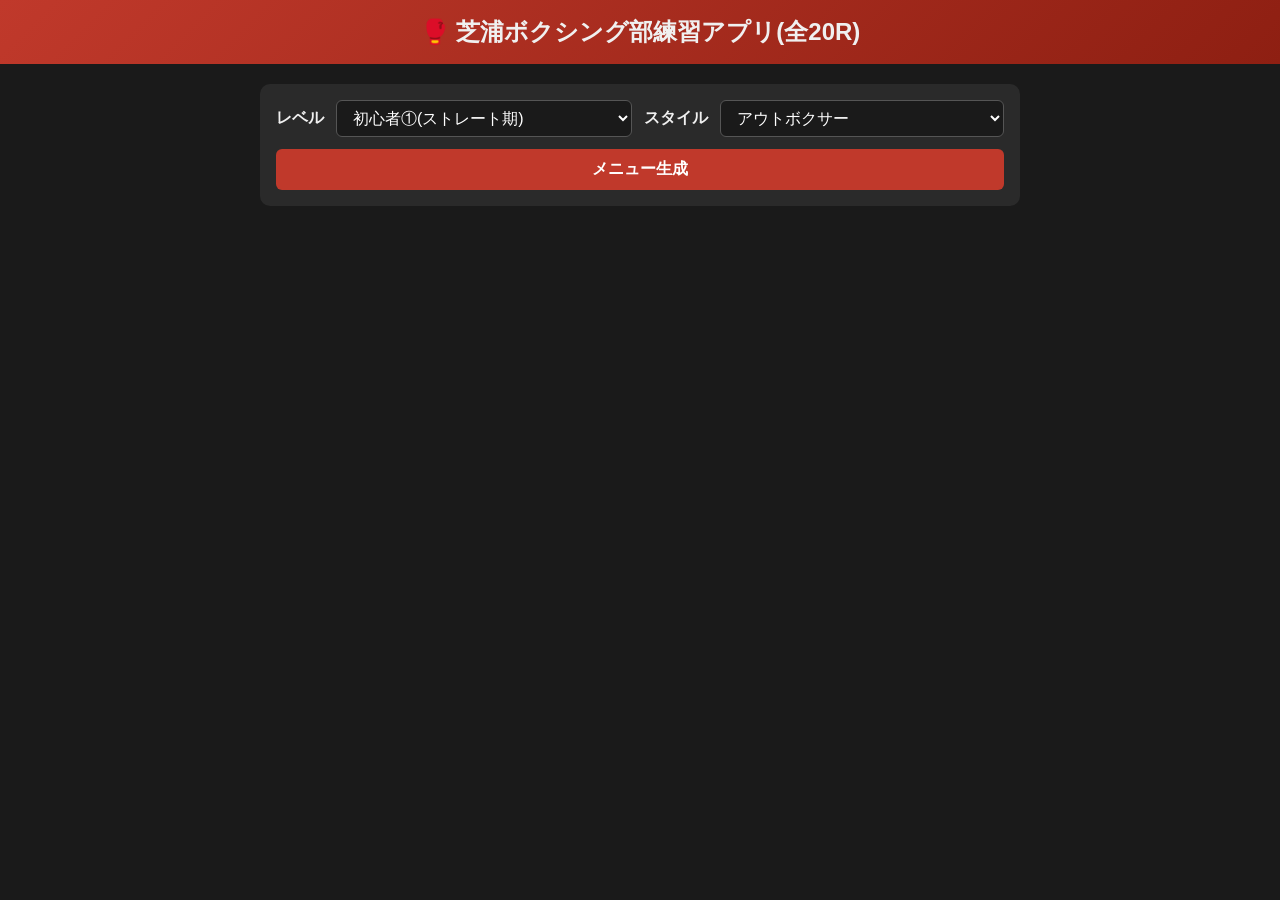
<file: index.html>
<!DOCTYPE html>
<html lang="ja">
<head>
<meta charset="UTF-8">
<meta name="viewport" content="width=device-width, initial-scale=1.0">
<title>芝浦ボクシング部練習アプリ</title>
<link rel="stylesheet" href="css/style.css">
</head>
<body>
<header class="app-header">
  <h1>🥊 芝浦ボクシング部練習アプリ(全20R)</h1>
</header>

<main>
  <div class="selector-card">
    <label for="levelSelect">レベル</label>
    <select id="levelSelect">
      <option value="beginner1">初心者①(ストレート期)</option>
      <option value="beginner2">初心者②(フック期)</option>
      <option value="beginner3">初心者③(アッパー期)</option>
      <option value="intermediate">中級者(マスボクシング)</option>
      <option value="advanced">上級者(スパーリング)</option>
    </select>

    <label for="styleSelect">スタイル</label>
    <select id="styleSelect">
      <option value="outboxer">アウトボクサー</option>
      <option value="infighter">インファイター</option>
      <option value="counter">カウンターパンチャー</option>
      <option value="allround">オールラウンダー</option>
    </select>

    <button id="generateBtn">メニュー生成</button>
  </div>

  <div id="menuResult"></div>

  <div class="timer-section" id="timerSection" style="display:none;">
    <div class="start-round-picker">
      <label for="startRoundSelect">開始ラウンド</label>
      <select id="startRoundSelect"></select>
    </div>
    <div class="timer-label" id="timerLabel">準備中</div>
    <div class="timer-display" id="timerDisplay">--:--</div>
    <div class="progress-wrap">
      <div class="progress-track"><div class="progress-bar" id="progressBar"></div></div>
      <div class="progress-label" id="progressLabel"></div>
    </div>
    <div class="timer-controls">
      <button id="startTimerBtn" disabled>開始</button>
      <button id="resetTimerBtn">リセット</button>
    </div>
  </div>
</main>

<script src="js/menus.js?v=12"></script>
<script src="js/tips.js?v=12"></script>
<script src="js/app.js?v=12"></script>
</body>
</html>
</file>
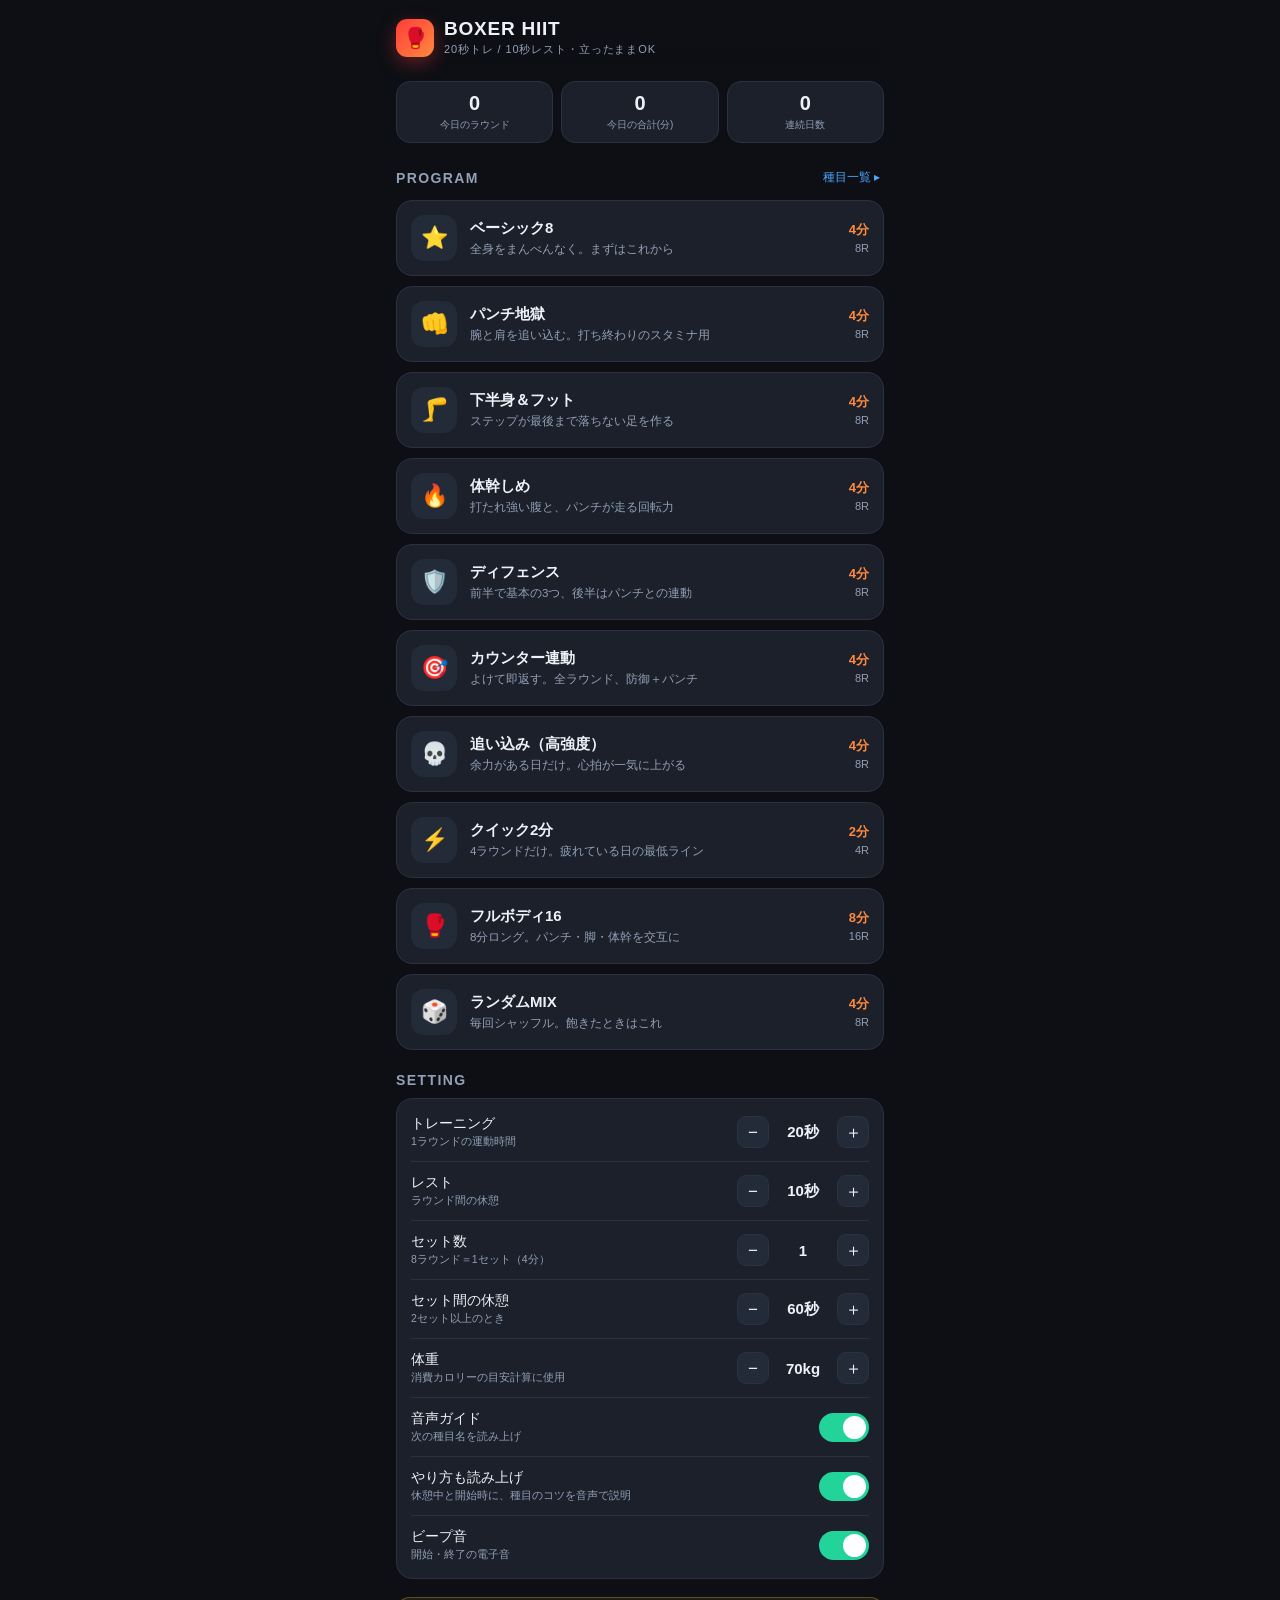
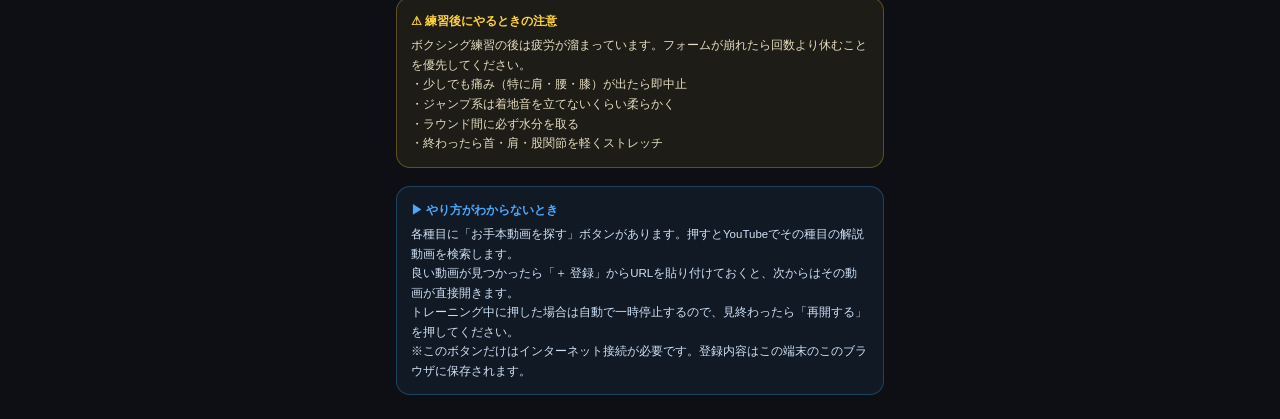
<file: boxing-hiit/index.html>
<!doctype html>
<html lang="ja">
<head>
<meta charset="utf-8">
<meta name="viewport" content="width=device-width,initial-scale=1,viewport-fit=cover">
<meta name="theme-color" content="#0d0f14">
<link rel="manifest" href="./manifest.webmanifest">
<link rel="icon" href="./icon.svg" type="image/svg+xml">
<title>BOXER HIIT</title>
<style>html,body{margin:0;height:100%;background:#0d0f14;color:#eef2f8;font-family:system-ui,sans-serif}body{display:grid;place-items:center}.loading{text-align:center}.loading b{display:block;font-size:22px;margin-bottom:8px}.loading span{color:#93a0b5;font-size:13px}</style>
</head>
<body>
<div class="loading"><b>🥊 BOXER HIIT</b><span>起動しています…</span></div>
<script>
(async()=>{
  const files=['01.txt','02.txt','03.txt','04.txt','05.txt','06.txt','07.txt','08.txt'];
  try{
    if('serviceWorker' in navigator){ navigator.serviceWorker.register('./sw.js').catch(()=>{}); }
    const texts=await Promise.all(files.map(f=>fetch('./parts/'+f,{cache:'no-cache'}).then(r=>{if(!r.ok)throw new Error(f);return r.text();})));
    let html=texts.join('\n');
    html=html.replace('</head>','<link rel="manifest" href="./manifest.webmanifest"><link rel="icon" href="./icon.svg" type="image/svg+xml"></head>');
    document.open();
    document.write(html);
    document.close();
  }catch(e){
    document.body.innerHTML='<div class="loading"><b>読み込みに失敗しました</b><span>通信を確認してページを再読み込みしてください。</span></div>';
  }
})();
</script>
</body>
</html>
</file>
<file: css/style.css>
* {
  box-sizing: border-box;
}

body {
  font-family: "Hiragino Sans", "Yu Gothic", sans-serif;
  background: #1a1a1a;
  color: #f0f0f0;
  margin: 0;
  padding: 0;
}

.app-header {
  background: linear-gradient(135deg, #c0392b, #8e1f12);
  padding: 16px 20px;
  text-align: center;
}

.app-header h1 {
  margin: 0;
  font-size: 1.5rem;
}

main {
  max-width: 800px;
  margin: 0 auto;
  padding: 20px;
}

.selector-card {
  background: #2a2a2a;
  border-radius: 10px;
  padding: 16px;
  margin-bottom: 20px;
  display: flex;
  flex-wrap: wrap;
  gap: 12px;
  align-items: center;
}

.selector-card label {
  font-weight: bold;
}

.selector-card select {
  padding: 8px 12px;
  border-radius: 6px;
  border: 1px solid #555;
  background: #1a1a1a;
  color: #fff;
  font-size: 1rem;
  flex: 1 1 auto;
  min-width: 0;
}

.selector-card button {
  padding: 10px 20px;
  border: none;
  border-radius: 6px;
  background: #c0392b;
  color: #fff;
  font-weight: bold;
  font-size: 1rem;
  cursor: pointer;
  width: 100%;
}

.selector-card button:hover {
  background: #e74c3c;
}

.menu-table-wrap {
  width: 100%;
  overflow-x: auto;
  border-radius: 8px;
}

.menu-table {
  width: 100%;
  border-collapse: collapse;
  margin-top: 10px;
  background: #2a2a2a;
  border-radius: 8px;
  overflow: hidden;
}

.menu-table th, .menu-table td {
  padding: 10px 8px;
  text-align: left;
  border-bottom: 1px solid #3a3a3a;
  font-size: 0.9rem;
}

.menu-table td:nth-child(3) {
  min-width: 220px;
}

.menu-table th {
  background: #3a3a3a;
}

.menu-table tr.active-round {
  background: #c0392b;
  color: #fff;
}

.menu-table tr.rushbag-row {
  background: #3a2a1a;
  border-top: 2px solid #c0392b;
  border-bottom: 2px solid #c0392b;
  font-weight: bold;
}

.menu-table tr.rushbag-row.active-round {
  background: #c0392b;
}

.timer-section {
  margin-top: 24px;
  background: #2a2a2a;
  border-radius: 10px;
  padding: 20px;
  text-align: center;
}

.start-round-picker {
  display: flex;
  align-items: center;
  justify-content: center;
  gap: 8px;
  flex-wrap: wrap;
  margin-bottom: 14px;
  font-size: 0.9rem;
}

.start-round-picker select {
  padding: 6px 10px;
  border-radius: 6px;
  border: 1px solid #555;
  background: #1a1a1a;
  color: #fff;
  font-size: 0.9rem;
  max-width: 80%;
}

.start-round-picker select:disabled {
  opacity: 0.5;
}

.timer-display {
  font-size: 3rem;
  font-weight: bold;
  font-family: monospace;
  margin: 10px 0;
}

.progress-wrap {
  margin: 6px auto 12px;
  max-width: 420px;
}

.progress-track {
  height: 8px;
  background: #1a1a1a;
  border-radius: 4px;
  overflow: hidden;
}

.progress-bar {
  height: 100%;
  width: 0%;
  background: linear-gradient(90deg, #27ae60, #f1c40f);
  border-radius: 4px;
  transition: width 0.4s linear;
}

.progress-label {
  margin-top: 4px;
  font-size: 0.8rem;
  color: #aaa;
  min-height: 1em;
}

.timer-display.countdown-warning {
  color: #e74c3c;
  animation: countdown-flash 0.5s infinite;
}

@keyframes countdown-flash {
  0%, 100% { opacity: 1; transform: scale(1); }
  50%       { opacity: 0.55; transform: scale(1.08); }
}

.timer-label {
  font-size: 1.1rem;
  margin-bottom: 10px;
  min-height: 1.4em;
}

.timer-controls button {
  padding: 10px 24px;
  margin: 0 6px;
  border: none;
  border-radius: 6px;
  font-size: 1rem;
  font-weight: bold;
  cursor: pointer;
}

#startTimerBtn {
  background: #27ae60;
  color: #fff;
}

#resetTimerBtn {
  background: #555;
  color: #fff;
}


.coach-video-card {
  margin-top: 16px;
  background: #2a1a1a;
  border-left: 4px solid #ff0000;
  border-radius: 8px;
  padding: 14px 16px;
  display: flex;
  flex-wrap: wrap;
  align-items: center;
  justify-content: space-between;
  gap: 10px;
}

.coach-video-text {
  font-size: 0.9rem;
  color: #f0f0f0;
}

.coach-video-link {
  background: #ff0000;
  color: #fff;
  text-decoration: none;
  font-weight: bold;
  font-size: 0.85rem;
  padding: 8px 14px;
  border-radius: 6px;
  white-space: nowrap;
}

.coach-video-link:hover {
  background: #cc0000;
}

.tech-library {
  margin-top: 16px;
  border-radius: 8px;
  overflow: hidden;
  border: 1px solid #3a3a3a;
}

.tech-library-title {
  background: #3a3a3a;
  padding: 10px 14px;
  font-size: 0.85rem;
  font-weight: bold;
  color: #f1c40f;
  letter-spacing: 0.05em;
}

.tech-group-btn {
  width: 100%;
  text-align: left;
  background: #2a2a2a;
  color: #f0f0f0;
  border: none;
  border-top: 1px solid #3a3a3a;
  padding: 11px 14px;
  font-size: 0.95rem;
  font-weight: bold;
  cursor: pointer;
  position: relative;
}

.tech-group-btn::after {
  content: "▶";
  position: absolute;
  right: 14px;
  font-size: 0.75rem;
  transition: transform 0.2s;
  color: #888;
}

.tech-group-btn.open::after {
  transform: rotate(90deg);
}

.tech-group-btn:hover {
  background: #333;
}

.tech-group-content {
  background: #222;
  padding: 4px 0;
}

.tech-tip-item {
  padding: 10px 16px;
  border-bottom: 1px solid #2e2e2e;
}

.tech-tip-item:last-child {
  border-bottom: none;
}

.tech-tip-cat {
  font-size: 0.8rem;
  font-weight: bold;
  color: #f1c40f;
  display: block;
  margin-bottom: 4px;
}

.tech-tip-text {
  margin: 0;
  font-size: 0.88rem;
  color: #ccc;
  line-height: 1.65;
}

.safety-note {
  font-size: 0.85rem;
  color: #f1c40f;
}

.tip-card {
  margin-top: 16px;
  background: #1e2a1e;
  border-left: 4px solid #f1c40f;
  border-radius: 8px;
  padding: 14px 16px;
}

.tip-header {
  font-size: 0.78rem;
  color: #f1c40f;
  font-weight: bold;
  margin-bottom: 4px;
  letter-spacing: 0.05em;
}

.tip-category {
  font-size: 0.95rem;
  font-weight: bold;
  color: #fff;
  margin-bottom: 6px;
}

.tip-text {
  font-size: 0.88rem;
  color: #d0d0d0;
  line-height: 1.65;
}

@media (max-width: 480px) {
  .app-header h1 {
    font-size: 1.1rem;
  }

  main {
    padding: 12px;
  }

  .menu-table th, .menu-table td {
    padding: 8px 6px;
    font-size: 0.8rem;
  }

  .menu-table td:nth-child(3) {
    min-width: 160px;
  }

  .timer-display {
    font-size: 2.4rem;
  }

  .timer-controls button {
    padding: 10px 16px;
    font-size: 0.95rem;
  }
}
</file>
